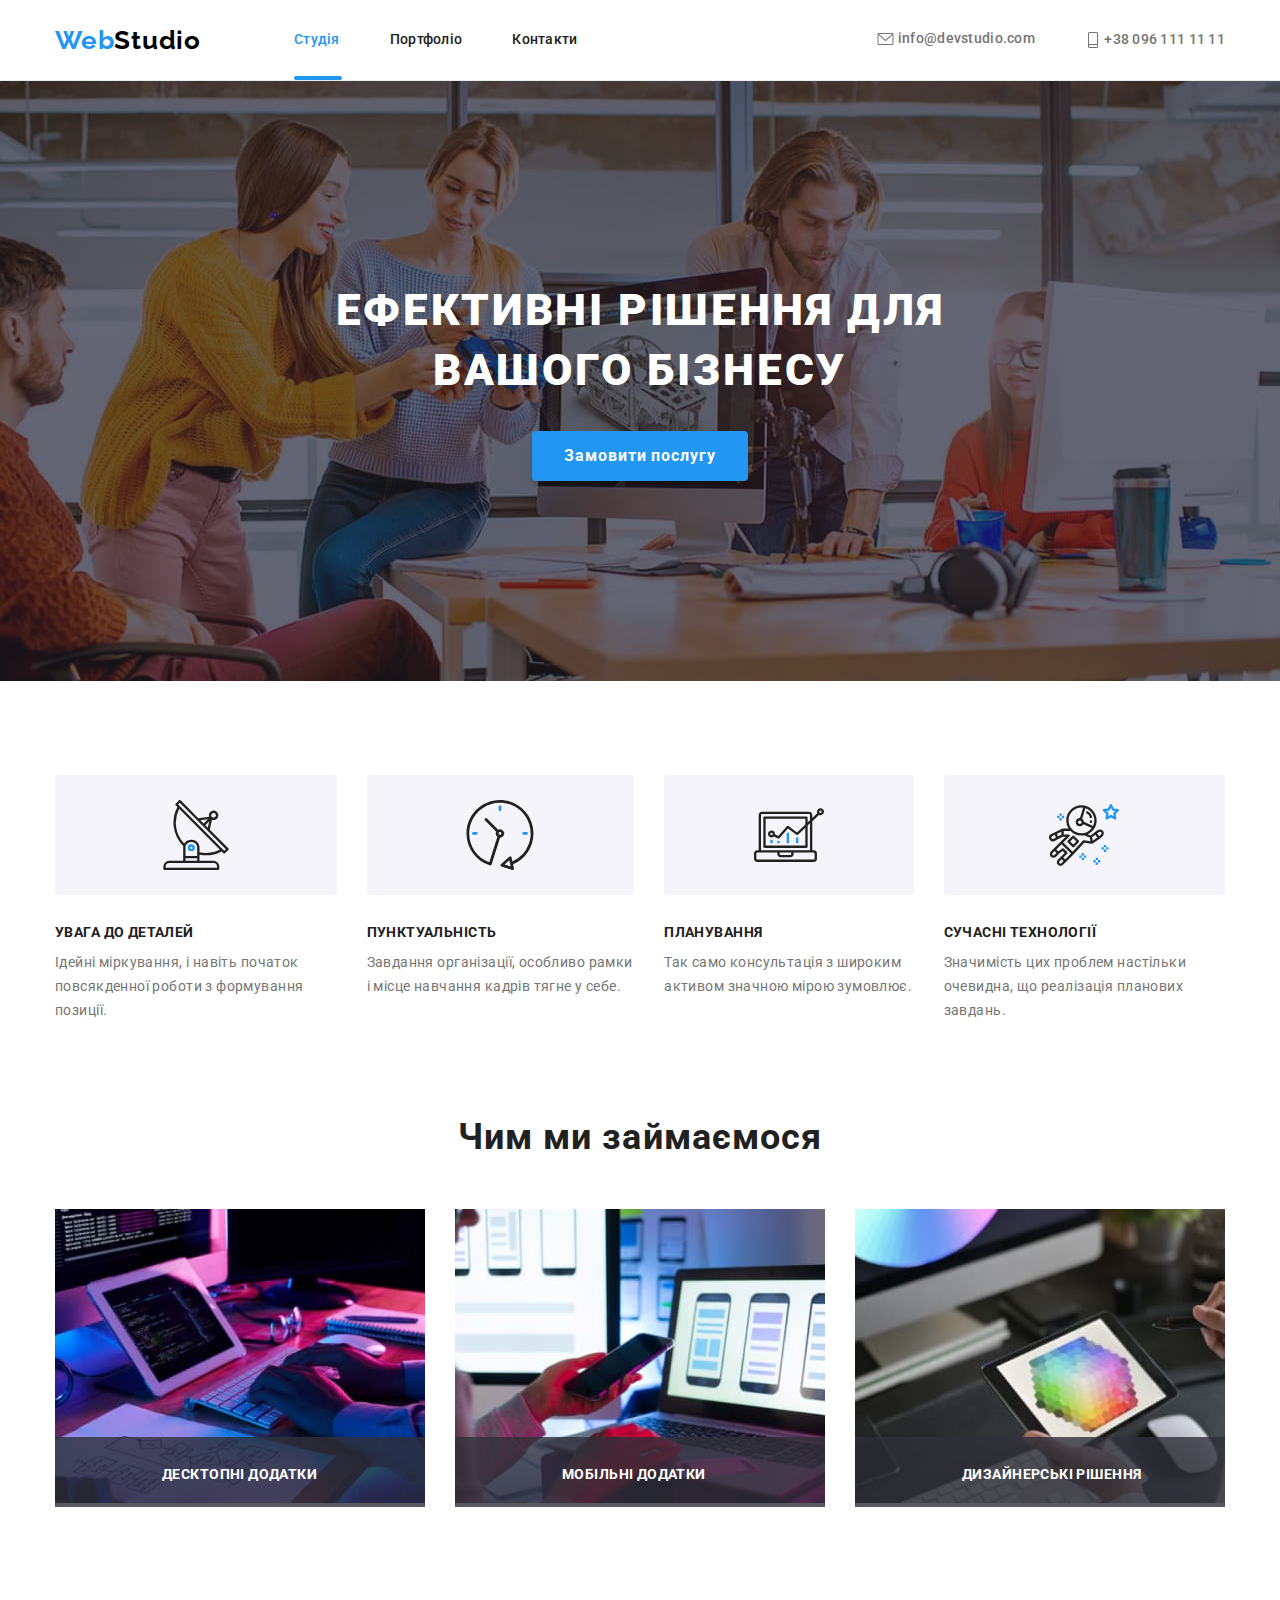
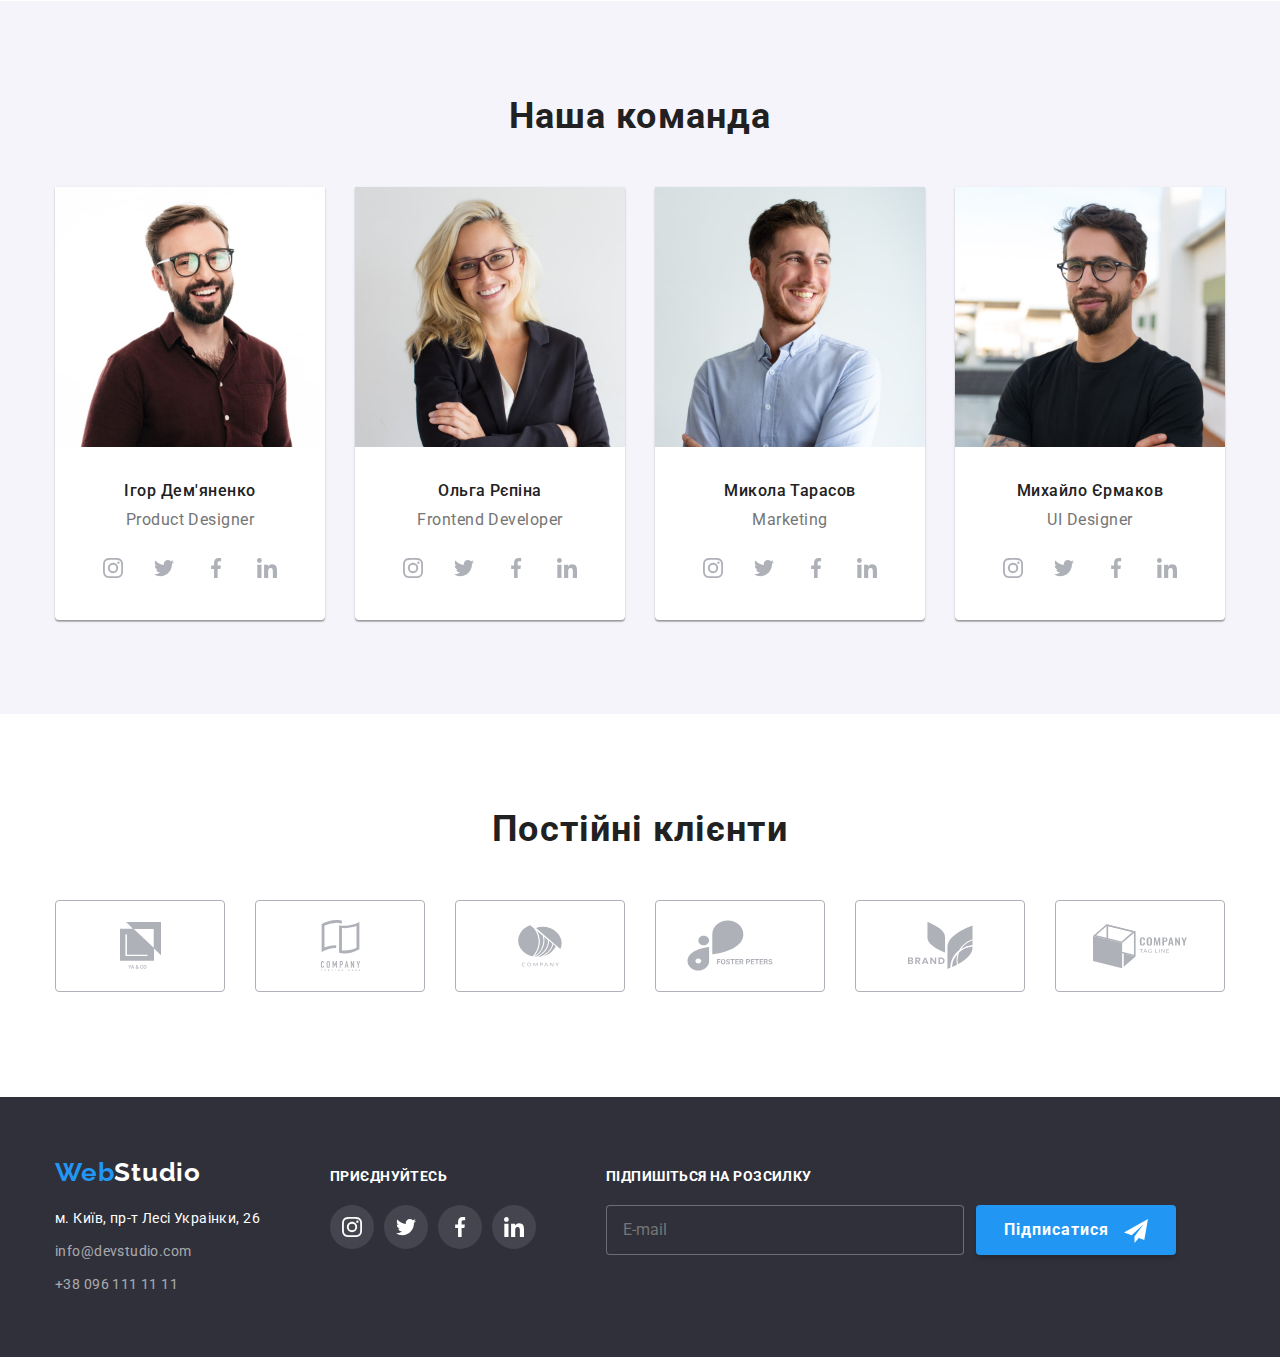
<file: index.html>
<!DOCTYPE html>
<html lang="uk">
<head>
    <meta charset="UTF-8">
    <meta http-equiv="X-UA-Compatible" content="IE=edge">
    <meta name="viewport" content="width=device-width, initial-scale=1.0">
    <link rel="preconnect" href="https://fonts.googleapis.com">
    <link rel="preconnect" href="https://fonts.gstatic.com" crossorigin>
    <link href="https://fonts.googleapis.com/css2?family=Raleway:wght@700&family=Roboto:wght@400;500;700;900&display=swap" rel="stylesheet">
    <title>Web Studio</title>
    <link rel="stylesheet" href="https://cdnjs.cloudflare.com/ajax/libs/modern-normalize/1.1.0/modern-normalize.min.css">
    <link rel="stylesheet" href="./css/styles.css" />
</head>
<body>
    <!-- header -->
    <header class="top">
        <div class="container top-flex">
            <nav class="top-flex">
                <a class="link web-studio-header" href="./index.html"><span class="web-color">Web</span>Studio</a>
                <ul class="site-nav list">
                    <li class="item navigation"><a class="link top-link current" href="./index.html">Студія</a></li>
                    <li class="item navigation"><a class="link top-link" href="./portfolio.html">Портфоліо</a></li>
                    <li class="item navigation"><a class="link top-link" href="#">Контакти</a></li>
                </ul>
            </nav>
            <ul class="list auth-nav">
                <li class="item">
                    <a class="link telephone-mail" href="mailto:info@devstudio.com">
                        <svg width="19" height="16" class="icon-header">
                            <use href="./images/icons.svg#icon-envelope"></use>
                        </svg> info@devstudio.com
                    </a>
                </li>
                <li class="item number">
                    <a class="link telephone-mail" href="tel:+380961111111">
                        <svg width="16" height="22" class="icon-header">
                            <use href="./images/icons.svg#icon-smartphone"></use>
                        </svg> +38 096 111 11 11
                    </a>
                </li>
            </ul>
        </div>        
    </header>
    <!-- main content -->
    <main>
        <!-- section 1 -->
        <section class="section-first overlay">
            <div class="container">
                <h1 class="hero-title">Ефективні рішення для вашого бізнесу</h1>
                <button class="main-btn hero-btn" type="button" data-modal-open>Замовити послугу</button>
            </div>
        </section>
        <!-- section 2 -->
        <section class="section no-padding">
            <div class="container">
                <h2 class="visually-hidden">Особливості</h2>
                <ul class="list flex text">
                    <li class="item gap-text">
                        <div class="list-item"> 
                            <svg width="70" height="70">
                                <use href="./images/icons.svg#icon-antenna"></use>
                            </svg>
                        </div>
                        <h3 class="title-section zero">УВАГА ДО ДЕТАЛЕЙ</h3>
                        <p class="text-section zero">Ідейні міркування, і навіть початок повсякденної роботи з формування позиції.</p>
                    </li>
                    <li class="item gap-text">
                        <div class="list-item">
                            <svg width="70" height="70">
                                <use href="./images/icons.svg#icon-clock"></use>
                            </svg>
                        </div>
                        <h3 class="title-section zero">ПУНКТУАЛЬНІСТЬ</h3>
                        <p class="text-section zero">Завдання організації, особливо рамки і місце навчання кадрів тягне у себе.</p>
                    </li>
                    <li class="item gap-text">
                        <div class="list-item">
                            <svg width="70" height="70">
                                <use href="./images/icons.svg#icon-diagram"></use>
                            </svg>
                        </div>
                        <h3 class="title-section zero">ПЛАНУВАННЯ</h3>
                        <p class="text-section zero">Так само консультація з широким активом значною мірою зумовлює.</p>
                    </li>
                    <li class="item gap-text">
                        <div class="list-item">
                            <svg width="70" height="70">
                                <use href="./images/icons.svg#icon-astronaut"></use>
                            </svg>
                        </div>
                        <h3 class="title-section zero">СУЧАСНІ ТЕХНОЛОГІЇ</h3>
                        <p class="text-section zero">Значимість цих проблем настільки очевидна, що реалізація планових завдань.</p>
                    </li>
                </ul>
            </div>
        </section>
        <!-- section 3 -->
        <section class="section">
            <div class="container">
                <h2 class="caption zero">Чим ми займаємося</h2>
                <ul class="list flex images">
                    <li class="item">
                        <div class="box-relative">
                            <img src="./images/box1.jpg"
                                alt="Робочий стіл з комп'ютерним монітором, планшетом та клавіатурою на ньому." width="370" height="294">
                            <p class="box-absolute">Десктопні додатки</p>
                        </div>
                    </li>
                    <li class="item">
                        <div class="box-relative">
                            <img src="./images/box2.jpg"
                                alt="Робочий стіл з ноутбуком. На моніторі ноутбука зображені макети додатків для мобільних телефонів." width="370" height="294">
                            <p class="box-absolute">Мобільні додатки</p>
                        </div>
                    </li>
                    <li class="item">
                        <div class="box-relative">
                            <img src="./images/box3.jpg" alt="Планшет з кольоровою палітрою на екрані." width="370"height="294">
                            <p class="box-absolute">Дизайнерські рішення</p>
                        </div>
                    </li>
                </ul>
            </div>
        </section>
        <!-- section 4 -->
        <section class="section-fourth section">
            <div class="container">
                <h2 class="caption zero">Наша команда</h2>
                <ul class="list flex team">
                    <li class="item card gap-team ">
                        <img src="./images/img.jpg" alt="Темноволосий чоловік в окулярах в чорній сорочці." width="270" height="260">
                        <div class="team-card">
                            <h3 class="subtitle zero">Ігор Дем'яненко</h3>
                            <p class="text-card zero">Product Designer</p>
                            <ul class="list team-media">
                                <li class="item-media">
                                    <a class="link-media" href="#">
                                        <svg class="team-icon" width="20" height="20">
                                            <use href="./images/icons.svg#icon-instagram"></use>
                                        </svg>
                                    </a>
                                </li>
                                <li class="item-media">
                                    <a class="link-media" href="#">
                                        <svg class="team-icon" width="20" height="20">
                                            <use href="./images/icons.svg#icon-twitter"></use>
                                        </svg>
                                    </a>
                                </li>
                                <li class="item-media">
                                    <a class="link-media" href="#">
                                        <svg class="team-icon" width="20" height="20">
                                            <use href="./images/icons.svg#icon-facebook"></use>
                                        </svg>
                                    </a>
                                </li>
                                <li class="item-media">
                                    <a class="link-media" href="#">
                                        <svg class="team-icon" width="20" height="20">
                                            <use href="./images/icons.svg#icon-linkedin"></use>
                                        </svg>
                                    </a>
                                </li>
                            </ul>
                        </div>
                    </li>
                    <li class="item card gap-team " >
                        <img src="./images/img1.jpg" alt="Жінка з довгим білявим волоссям в окулярах в чорному піджаку." width="270"
                            height="260">
                        <div class="team-card">
                            <h3 class="subtitle zero">Ольга Рєпіна</h3>
                            <p class="text-card zero">Frontend Developer</p>
                            <ul class="list team-media">
                                <li class="item-media">
                                    <a class="link-media" href="#">
                                        <svg class="team-icon" width="20" height="20">
                                            <use href="./images/icons.svg#icon-instagram"></use>
                                        </svg>
                                    </a>
                                </li>
                                <li class="item-media">
                                    <a class="link-media" href="#">
                                        <svg class="team-icon" width="20" height="20">
                                            <use href="./images/icons.svg#icon-twitter"></use>
                                        </svg>
                                    </a>
                                </li>
                                <li class="item-media">
                                    <a class="link-media" href="#">
                                        <svg class="team-icon" width="20" height="20">
                                            <use href="./images/icons.svg#icon-facebook"></use>
                                        </svg>
                                    </a>
                                </li>
                                <li class="item-media">
                                    <a class="link-media" href="#">
                                        <svg class="team-icon" width="20" height="20">
                                            <use href="./images/icons.svg#icon-linkedin"></use>
                                        </svg>
                                    </a>
                                </li>
                            </ul>
                        </div>
                    </li>
                    <li class="item card gap-team " >
                        <img src="./images/img2.jpg" alt="Темноволосий чоловік в білій сорочці" width="270" height="260">
                        <div class="team-card">
                            <h3 class="subtitle zero">Микола Тарасов</h3>
                            <p class="text-card zero">Marketing</p>
                            <ul class="list team-media">
                                <li class="item-media">
                                    <a class="link-media" href="#">
                                        <svg class="team-icon" width="20" height="20">
                                            <use href="./images/icons.svg#icon-instagram"></use>
                                        </svg>
                                    </a>
                                </li>
                                <li class="item-media">
                                    <a class="link-media" href="#">
                                        <svg class="team-icon" width="20" height="20">
                                            <use href="./images/icons.svg#icon-twitter"></use>
                                        </svg>
                                    </a>
                                </li>
                                <li class="item-media">
                                    <a class="link-media" href="#">
                                        <svg class="team-icon" width="20" height="20">
                                            <use href="./images/icons.svg#icon-facebook"></use>
                                        </svg>
                                    </a>
                                </li>
                                <li class="item-media">
                                    <a class="link-media" href="#">
                                        <svg class="team-icon" width="20" height="20">
                                            <use href="./images/icons.svg#icon-linkedin"></use>
                                        </svg>
                                    </a>
                                </li>
                            </ul>
                        </div>
                    </li>
                    <li class="item card gap-team " >
                        <img src="./images/img3.jpg" alt="Темноволосий чоловік в окулярах в чорній футболці." width="270" height="260">
                        <div class="team-card">
                            <h3 class="subtitle zero">Михайло Єрмаков</h3>
                            <p class="text-card zero">UI Designer</p>
                            <ul class="list team-media">
                                <li class="item-media">
                                    <a class="link-media" href="#">
                                        <svg class="team-icon" width="20" height="20">
                                            <use href="./images/icons.svg#icon-instagram"></use>
                                        </svg>
                                    </a>
                                </li>
                                <li class="item-media">
                                    <a class="link-media" href="#">
                                        <svg class="team-icon" width="20" height="20">
                                            <use href="./images/icons.svg#icon-twitter"></use>
                                        </svg>
                                    </a>
                                </li>
                                <li class="item-media">
                                    <a class="link-media" href="#">
                                        <svg class="team-icon" width="20" height="20">
                                            <use href="./images/icons.svg#icon-facebook"></use>
                                        </svg>
                                    </a>
                                </li>
                                <li class="item-media">
                                    <a class="link-media" href="#">
                                        <svg class="team-icon" width="20" height="20">
                                            <use href="./images/icons.svg#icon-linkedin"></use>
                                        </svg>
                                    </a>
                                </li>
                            </ul>
                        </div>
                    </li>
                </ul>
            </div>
        </section>
        <!-- section 5 -->
        <section class="section">
            <div class="container">
                <h2 class="caption zero">Постійні клієнти</h2>
                <ul class="list clients">
                    <li class="item">
                        <a class="link-clients" href="#">
                            <svg class="team-icon" width="47" height="53">
                                <use href="./images/icons.svg#icon-client-one"></use>
                            </svg>
                        </a>
                    </li>
                    <li class="item">
                        <a class="link-clients" href="#">
                            <svg class="team-icon" width="51" height="63">
                                <use href="./images/icons.svg#icon-client-two"></use>
                            </svg>
                        </a>
                    </li>
                    <li class="item">
                        <a class="link-clients" href="#">
                            <svg class="team-icon" width="48" height="45">
                                <use href="./images/icons.svg#icon-client-three"></use>
                            </svg>
                        </a>
                    </li>
                    <li class="item">
                        <a class="link-clients" href="#">
                            <svg class="team-icon" width="148" height="105">
                                <use href="./images/icons.svg#icon-client-four"></use>
                            </svg>
                        </a>
                    </li>
                    <li class="item">
                        <a class="link-clients" href="#">
                            <svg class="team-icon" width="83" height="65">
                                <use href="./images/icons.svg#icon-client-five"></use>
                            </svg>
                        </a>
                    </li>
                    <li class="item">
                        <a class="link-clients" href="#">
                            <svg class="team-icon" width="144" height="94">
                                <use href="./images/icons.svg#icon-client-six"></use>
                            </svg>
                        </a>
                    </li>
                </ul>
            </div>
        </section>
    </main>
    <!-- footer -->
    <footer class="bottom">
        <div class="container container-footer">
            <div class="bottom-contacts">
                <a class="link web-studio-footer" href="./index.html"> <span class="web-color">Web</span>Studio</a>
                <address class="contacts-info">
                    <ul class="list">
                        <li class="item"><a class="link location" href="https://goo.gl/maps/CPtrU1FHBa2aNyZL9" target="_blank"
                                rel="noopener noreferrer nofollow">м. Київ, пр-т Лесі Украінки, 26</a></li>
                        <li class="item"><a class="link contacts" href="mailto:info@devstudio.com">info@devstudio.com</a></li>
                        <li class="item"><a class="link contacts" href="tel:+380961111111">+38 096 111 11 11</a></li>
                    </ul>
                </address>
            </div>
            <div class="bottom-contacts">
                <b class="join">Приєднуйтесь</b>
                <ul class="list footer-media">
                    <li class="footer-item-media">
                        <a class="footer-link-media" href="#">
                            <svg class="team-icon" width="20" height="20">
                                <use href="./images/icons.svg#icon-instagram"></use>
                            </svg>
                        </a>
                    </li>
                    <li class="footer-item-media">
                        <a class="footer-link-media" href="#">
                            <svg class="team-icon" width="20" height="20">
                                <use href="./images/icons.svg#icon-twitter"></use>
                            </svg>
                        </a>
                    </li>
                    <li class="footer-item-media">
                        <a class="footer-link-media" href="#">
                            <svg class="team-icon" width="20" height="20">
                                <use href="./images/icons.svg#icon-facebook"></use>
                            </svg>
                        </a>
                    </li>
                    <li class="footer-item-media">
                        <a class="footer-link-media" href="#">
                            <svg class="team-icon" width="20" height="20">
                                <use href="./images/icons.svg#icon-linkedin"></use>
                            </svg>
                        </a>
                    </li>
                </ul>
            </div>
            <div>
                <b class="join">Підпишіться на розсилку</b>
                <form class="footer-form">
                    <label for="e-mail" class="visually-hidden">Пошта</label>
                    <input type="email" name="e-mail" id="e-mail" placeholder="E-mail">
                    <button type="submit" class="button-footer-form">Підписатися
                        <svg width="24" height="24" class="send-svg">
                            <use href="./images/icons.svg#icon-send"></use>
                        </svg>
                    </button>
                </form> 
            </div>   
        </div>
    </footer>
    <div class="backdrop is-hidden"  data-modal>
        <div class="modal">
            <button type="button" class="modal-btn" data-modal-close>
                <svg class="modal-close" width="30" height="30">
                    <use href="./images/icons.svg#icon-close"></use>
                </svg>
            </button>
            <b class="modal-header">Залиште свої дані, ми вам передзвонимо</b>
            <form class="modal-form">
                <div class="name-field">
                    <label for="modal-name">Ім'я</label>
                    <input type="text" name="modal-name" id="modal-name">
                </div>
                <div class="phone-field">
                    <label for="modal-phone">Телефон</label>
                    <input type="tel" name="modal-phone" id="modal-phone">
                </div>
                <div class="mail-field">
                    <label for="modal-mail">Пошта</label>
                    <input type="email" name="modal-mail" id="modal-mail">
                </div>
                <div class="text-field">
                    <label for="modal-text">Коментар</label>
                    <textarea name="modal-text" id="modal-text" placeholder="Введіть текст"></textarea>
                </div>
                <div class="agreement-field">
                    <input type="checkbox" name="agreement" value="agreement" id="agreement">
                    <label for="agreement">Погоджуюся з розсилкою та приймаю Умови договору</label>
                </div>
                <button type="submit" class="button-modal-form">Відправити
                </button>
            </form>  
        </div>
    </div>
    <script src="./js/modal.js"></script>
</body>
</html>
</file>
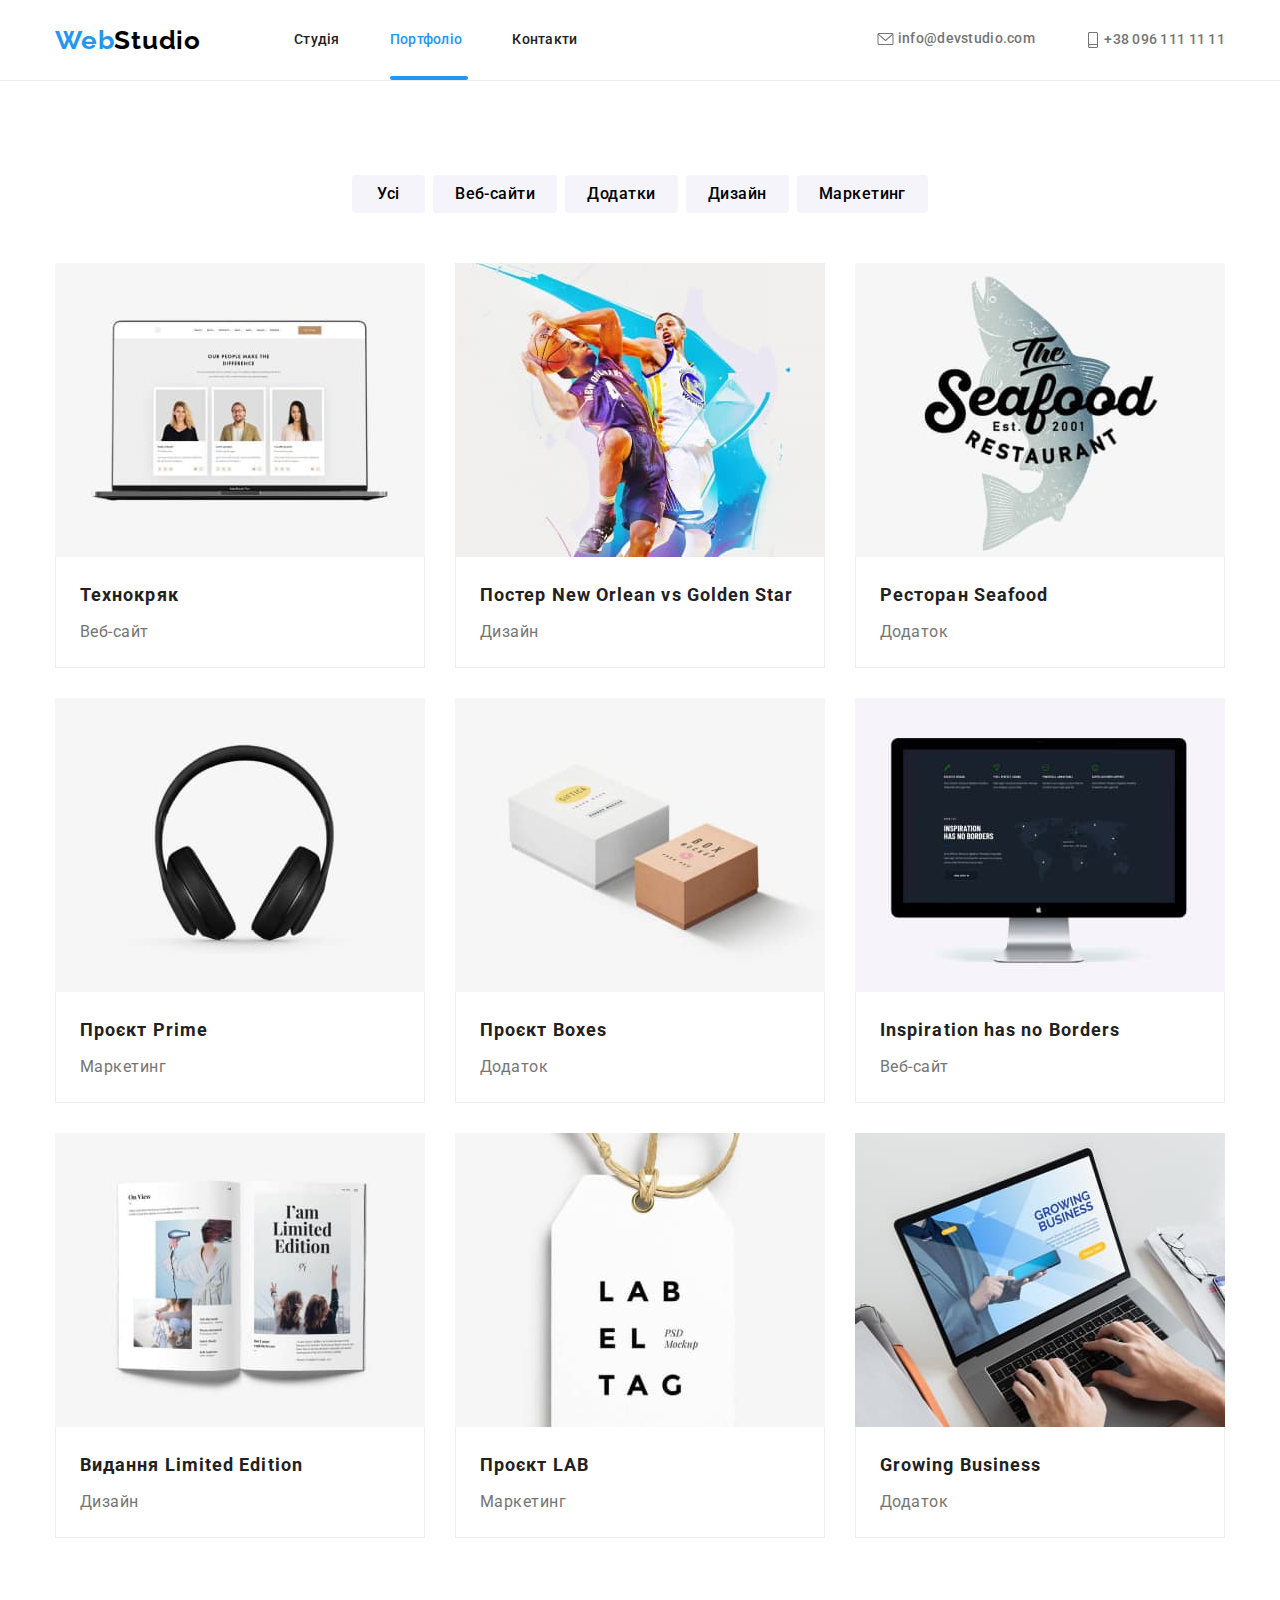
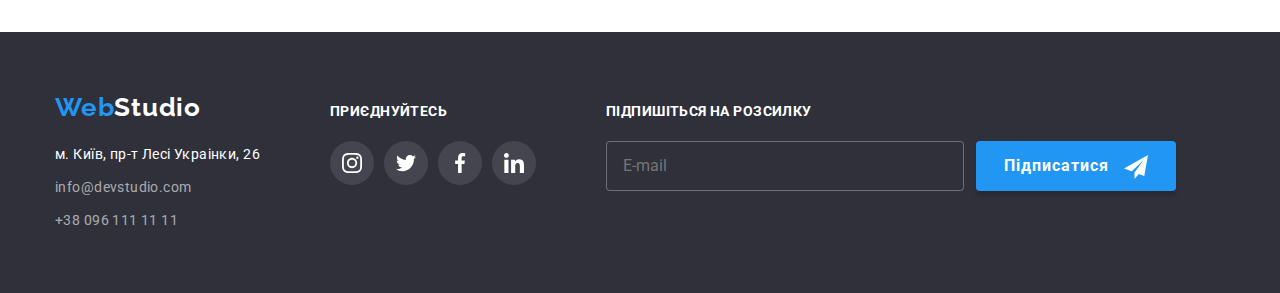
<file: portfolio.html>
<!DOCTYPE html>
<html lang="uk">
<head>
    <meta charset="UTF-8">
    <meta http-equiv="X-UA-Compatible" content="IE=edge">
    <meta name="viewport" content="width=device-width, initial-scale=1.0">
    <link rel="preconnect" href="https://fonts.googleapis.com">
    <link rel="preconnect" href="https://fonts.gstatic.com" crossorigin>
    <link href="https://fonts.googleapis.com/css2?family=Raleway:wght@700&family=Roboto:wght@400;500;700;900&display=swap" rel="stylesheet">
    <title>Portfolio</title>
    <link rel="stylesheet" href="https://cdnjs.cloudflare.com/ajax/libs/modern-normalize/1.1.0/modern-normalize.min.css">
    <link rel="stylesheet" href="./css/styles.css" />
</head>
<body>
    <!-- header -->
    <header class="top">
        <div class="container top-flex">
            <nav class="top-flex">
                <a class="link web-studio-header" href="./index.html"><span class="web-color">Web</span>Studio</a>
                <ul class="site-nav list">
                    <li class="item navigation"><a class="link top-link" href="./index.html">Студія</a></li>
                    <li class="item navigation"><a class="link top-link current-portfolio" href="./portfolio.html">Портфоліо</a></li>
                    <li class="item navigation"><a class="link top-link" href="#">Контакти</a></li>
                </ul>
            </nav>
            <ul class="list auth-nav">
                <li class="item">
                    <a class="link telephone-mail" href="mailto:info@devstudio.com">
                        <svg width="19" height="16" class="icon-header">
                            <use href="./images/icons.svg#icon-envelope"></use>
                        </svg> info@devstudio.com
                    </a>
                </li>
                <li class="item number">
                    <a class="link telephone-mail" href="tel:+380961111111">
                        <svg width="16" height="22" class="icon-header">
                            <use href="./images/icons.svg#icon-smartphone"></use>
                        </svg> +38 096 111 11 11
                    </a>
                </li>
            </ul>
        </div>
    </header>
    <!-- main content -->
    <main>
        <!-- section -->
        <section class="section">
            <div class="container">
                <h1 class="visually-hidden">Портфоліо</h1>
                <ul class="list portfolio-nav">
                    <li class="item"><button class="main-btn portfolio-btn" type="button">Усі</button></li>
                    <li class="item"><button class="main-btn portfolio-btn" type="button">Веб-сайти</button></li>
                    <li class="item"><button class="main-btn portfolio-btn" type="button">Додатки</button></li>
                    <li class="item"><button class="main-btn portfolio-btn" type="button">Дизайн</button></li>
                    <li class="item"><button class="main-btn portfolio-btn" type="button">Маркетинг</button></li>
                </ul>
                <ul class="list flex-portfolio">
                    <li class="item flex-element animation">
                        <div class="thumb">
                            <img src="./images/web-techno.jpg" alt="Фотографії людей на екрані ноутбука." width="370" height="294" class="pixel">
                            <p class="about">Ресурс пропонує комплексні пропозиції з різним рівнем функціоналу та сервісів. Все це дозволить
                            відвідувачу отримати вичерпні відомості про компанію чи приватну особу.</p>
                        </div>
                            <div class="border">
                                <h2 class="subtitle-portfolio zero">Технокряк</h2>
                                <p class="text-portfolio zero">Веб-сайт</p>
                            </div>                      
                    </li>
                    <li class="item flex-element animation">
                        <div class="thumb">
                            <img src="./images/new-orlean.jpg" alt="Двоє баскетболістів грають з м'ячем." width="370" height="294" class="pixel">
                            <p class="about">Ресурс пропонує комплексні пропозиції з різним рівнем функціоналу та сервісів. Все це дозволить
                                відвідувачу отримати вичерпні відомості про компанію чи приватну особу.</p>
                        </div>
                        <div class="border">
                            <h2 class="subtitle-portfolio zero">Постер New Orlean vs Golden Star</h2>
                            <p class="text-portfolio zero">Дизайн</p>
                        </div>
                    </li>
                    <li class="item flex-element animation">
                        <div class="thumb">
                            <img src="./images/seafood.jpg" alt="Логотип ресторану морепродуктів." width="370" height="294" class="pixel">
                            <p class="about">Ресурс пропонує комплексні пропозиції з різним рівнем функціоналу та сервісів. Все це дозволить
                            відвідувачу отримати вичерпні відомості про компанію чи приватну особу.</p>
                        </div>
                        <div class="border">
                            <h2 class="subtitle-portfolio zero">Ресторан Seafood</h2>
                            <p class="text-portfolio zero">Додаток</p>
                        </div>
                    </li>
                    <li class="item flex-element animation">
                        <div class="thumb">
                            <img src="./images/prime.jpg" alt="Чорні навушники." width="370" height="294" class="pixel">
                            <p class="about">Ресурс пропонує комплексні пропозиції з різним рівнем функціоналу та сервісів. Все це дозволить
                                відвідувачу отримати вичерпні відомості про компанію чи приватну особу.</p>
                        </div>
                        <div class="border">
                            <h2 class="subtitle-portfolio zero">Проєкт Prime</h2>
                            <p class="text-portfolio zero">Маркетинг</p>
                        </div>
                    </li>
                    <li class="item flex-element animation">
                        <div class="thumb">
                            <img src="./images/boxes.jpg" alt="Дві коробки. Біла та коричнева." width="370" height="294" class="pixel">
                            <p class="about">Ресурс пропонує комплексні пропозиції з різним рівнем функціоналу та сервісів. Все це дозволить відвідувачу отримати вичерпні відомості про компанію чи приватну особу.</p>
                        </div>
                        <div class="border">
                            <h2 class="subtitle-portfolio zero">Проєкт Boxes</h2>
                            <p class="text-portfolio zero">Додаток</p>
                        </div>
                    </li>
                    <li class="item flex-element animation">
                        <div class="thumb">
                            <img src="./images/web-inspiration.jpg" alt="Комп'ютерний монітор." width="370" height="294" class="pixel">
                            <p class="about">Ресурс пропонує комплексні пропозиції з різним рівнем функціоналу та сервісів. Все це дозволить
                                відвідувачу отримати вичерпні відомості про компанію чи приватну особу.</p>
                        </div>
                        <div class="border">
                            <h2 class="subtitle-portfolio zero">Inspiration has no Borders</h2>
                            <p class="text-portfolio zero">Веб-сайт</p>
                        </div>
                    </li>
                    <li class="item flex-element animation">
                        <div class="thumb">
                            <img src="./images/limited-edition.jpg" alt="Розворот журналу." width="370" height="294" class="pixel">
                            <p class="about">Ресурс пропонує комплексні пропозиції з різним рівнем функціоналу та сервісів. Все це дозволить
                                відвідувачу отримати вичерпні відомості про компанію чи приватну особу.</p>
                        </div>
                        <div class="border">
                            <h2 class="subtitle-portfolio zero">Видання Limited Edition</h2>
                            <p class="text-portfolio zero">Дизайн</p>
                        </div>
                    </li>
                    <li class="item flex-element animation">
                        <div class="thumb">
                            <img src="./images/lab.jpg" alt="Біла бірка для одягу." width="370" height="294" class="pixel">
                            <p class="about">Ресурс пропонує комплексні пропозиції з різним рівнем функціоналу та сервісів. Все це дозволить відвідувачу отримати вичерпні відомості про компанію чи приватну особу.</p>
                        </div>
                        <div class="border">
                            <h2 class="subtitle-portfolio zero">Проєкт LAB</h2>
                            <p class="text-portfolio zero">Маркетинг</p>
                        </div>
                    </li>
                    <li class="item flex-element animation">
                        <div class="thumb">
                            <img src="./images/growing-business.jpg" alt="Сірий ноутбук." width="370" height="294" class="pixel">
                            <p class="about">Ресурс пропонує комплексні пропозиції з різним рівнем функціоналу та сервісів. Все це дозволить
                                відвідувачу отримати вичерпні відомості про компанію чи приватну особу.</p>
                        </div>
                        <div class="border">
                            <h2 class="subtitle-portfolio zero">Growing Business</h2>
                            <p class="text-portfolio zero">Додаток</p>
                        </div>
                    </li>
                </ul>
            </div>
        </section>
    </main>
    <!-- footer -->
    <footer class="bottom">
        <div class="container container-footer">
            <div class="bottom-contacts">
                <a class="link web-studio-footer" href="./index.html"> <span class="web-color">Web</span>Studio</a>
                <address class="contacts-info">
                    <ul class="list">
                        <li class="item"><a class="link location" href="https://goo.gl/maps/CPtrU1FHBa2aNyZL9"
                                target="_blank" rel="noopener noreferrer nofollow">м. Київ, пр-т Лесі Украінки, 26</a></li>
                        <li class="item"><a class="link contacts" href="mailto:info@devstudio.com">info@devstudio.com</a>
                        </li>
                        <li class="item"><a class="link contacts" href="tel:+380961111111">+38 096 111 11 11</a></li>
                    </ul>
                </address>
            </div>
            <div class="bottom-contacts">
                <b class="join">Приєднуйтесь</b>
                <ul class="list footer-media">
                    <li class="footer-item-media">
                        <a class="footer-link-media" href="#">
                            <svg class="team-icon" width="20" height="20">
                                <use href="./images/icons.svg#icon-instagram"></use>
                            </svg>
                        </a>
                    </li>
                    <li class="footer-item-media">
                        <a class="footer-link-media" href="#">
                            <svg class="team-icon" width="20" height="20">
                                <use href="./images/icons.svg#icon-twitter"></use>
                            </svg>
                        </a>
                    </li>
                    <li class="footer-item-media">
                        <a class="footer-link-media" href="#">
                            <svg class="team-icon" width="20" height="20">
                                <use href="./images/icons.svg#icon-facebook"></use>
                            </svg>
                        </a>
                    </li>
                    <li class="footer-item-media">
                        <a class="footer-link-media" href="#">
                            <svg class="team-icon" width="20" height="20">
                                <use href="./images/icons.svg#icon-linkedin"></use>
                            </svg>
                        </a>
                    </li>
                </ul>
            </div>
            <div>
                <b class="join">Підпишіться на розсилку</b>
                <form class="footer-form">
                    <label for="e-mail" class="visually-hidden">Пошта</label>
                    <input type="email" name="e-mail" id="e-mail" placeholder="E-mail">
                    <button type="submit" class="button-footer-form">Підписатися
                        <svg width="24" height="24" class="send-svg">
                            <use href="./images/icons.svg#icon-send"></use>
                        </svg>
                    </button>
                </form>
            </div>
        </div>
    </footer>
</body>
</html>
</file>
<file: css/styles.css>
/*----body--------------------------------------------*/

:root {
    --main-text-color: #212121;
    --web-text-color: #000000;
    --secondary-web-text-color: #2196F3;
    --third-web-text-color: #FFFFFF;
    --contacts: #757575;
    --background-dark: #2F303A;
    --background-rgba: rgba(255, 255, 255, 0.6);
    --background-section-fourth: #F5F4FA; 
    --button-rgba: rgba(0, 0, 0, 0.15);
    --button-rgba-second: rgba(0, 0, 0, 0.1);
    --button-rgba-third: rgba(0, 0, 0, 0.08);
    --button-rgba-fourth:rgba(0, 0, 0, 0.12);
    --button-active: #188CE8;
    --header-border: #ECECEC;
    --border: #EEEEEE;
    --media-color: #AFB1B8;
    --footer-media-color: rgba(255, 255, 255, 0.1); 
    --overlay-color: rgba(33, 150, 243, 0.9);
    --overlay-color-secondary: rgba(47, 48, 58, 0.8);
    --modal-color: rgba(0, 0, 0, 0.2);
    --form-footer-color: rgba(255, 255, 255, 0.3);
    --form-button-color: rgba(0, 0, 0, 0.15);
    --textarea-color: rgba(117, 117, 117, 0.5);
}

body {
    font-family: 'Roboto', sans-serif;
    background-color: var(--third-web-text-color);
    color: var(--main-text-color);
}

.container {
    width: 1200px;
    padding-left: 15px;
    padding-right: 15px;
    margin: 0 auto;
}

.visually-hidden {
    position: absolute;
    width: 1px;
    height: 1px;
    margin: -1px;
    border: 0;
    padding: 0;
    white-space: nowrap;
    clip-path: inset(100%);
    clip: rect(0 0 0 0);
    overflow: hidden;
}

.item {
    list-style-type: none;
}

.link {
    text-decoration: none;
}

.list, .zero {
    padding: 0;
    margin: 0;
}

/*----header------------------------------------*/

.top {
    background-color: var(--third-web-text-color);
    border-bottom: 1px solid var(--header-border);
}

.top-flex {
    display: flex;
    align-items: center;
}

.web-studio-header {
    font-family: 'Raleway', sans-serif;
    font-weight: 700;
    font-size: 26px;
    line-height: 1.19;
    letter-spacing: 0.03em;
    color: var(--web-text-color);
}

.web-color {
    color: var(--secondary-web-text-color);
}

.site-nav {
    display: flex;
    margin-left: 93px;
    gap: 50px;   
}

.site-nav .link {
    display: block;
    padding-top: 32px;
    padding-bottom: 32px;
}


.site-nav .item .top-link {
    color: var(--main-text-color);
    transition-property: color;
    transition-duration: 250ms;
    transition-timing-function: cubic-bezier(0.4, 0, 0.2, 1);
}

.site-nav .item .link.current {
    
    color: var(--secondary-web-text-color);
}

.site-nav .item .link.current-portfolio {

    color: var(--secondary-web-text-color);
}

.current::before {
    display: inline-block;
    position: absolute;
    content: '';
    background-color: var(--secondary-web-text-color);
    width: 48px;
    height: 4px;
    bottom: 0;
    left: 0;
    border-radius: 2px;
}

.current-portfolio::before {
    display: inline-block;
    position: absolute;
    content: '';
    background-color: var(--secondary-web-text-color);
    width: 78px;
    height: 4px;
    bottom: 0;
    left: 0;
    border-radius: 2px;
}

.navigation {
    position: relative;
    font-weight: 500;
    font-size: 14px;
    line-height: 1.14;
    letter-spacing: 0.02em;
    color: var(--main-text-color);
    width: calc((100%-100px)/3);
}

.site-nav .item .top-link:hover, .site-nav .item .top-link:focus {
    color: var(--secondary-web-text-color);
}


.auth-nav {
    display: flex;
    margin-left: auto; 
}

.auth-nav .item + .item {
    margin-left: 50px;
}

.telephone-mail {
    font-weight: 500;
    font-size: 14px;
    line-height: 1.14;
    letter-spacing: 0.02em;
    color: var(--contacts);
    vertical-align: middle;
    padding-top: 32px;
    padding-bottom: 32px;
    transition-property: color;
    transition-duration: 250ms;
    transition-timing-function: cubic-bezier(0.4, 0, 0.2, 1);
}

.telephone-mail:hover, .telephone-mail:focus {
    color: var(--secondary-web-text-color);
}

.icon-header {
    vertical-align: middle;
    fill: currentColor;  
}


/*----main content--------------------------------*/

.section-first {
    background-color: var(--background-dark);
    text-align: center;
    padding-top: 200px;
    padding-bottom: 200px;
    
}

.overlay {
    background-image: linear-gradient(
        to right,
        rgba(47, 48, 58, 0.4),
        rgba(47, 48, 58, 0.4)
    ), url(../images/bg.jpg);
    background-repeat: no-repeat;
    background-size: 1600px 600px;
    background-position: center;
}

.flex {
    display: flex;
}

.hero-title {
    font-weight: 900;
    font-size: 44px;
    line-height: 1.36;
    letter-spacing: 0.06em;
    text-transform: uppercase;
    color: var(--third-web-text-color);
    margin-top: 0;
    margin-bottom: 30px;
    max-width: 696px;
    margin-left: auto;
    margin-right: auto;
}

.main-btn {
    display: inline-block;
    font-family: inherit;
    border-radius: 4px;
    cursor: pointer;
    min-width: 73px;
    text-align: center;
    border: none;
}

.hero-btn {     
    font-style: normal;
    font-weight: 700;
    font-size: 16px;
    line-height: 1.88;
    letter-spacing: 0.06em;
    color: var(--third-web-text-color);
    background: var(--secondary-web-text-color);
    box-shadow: 0px 4px 4px var(--button-rgba);
    padding: 10px 32px;
    transition-property: background-color;
    transition-duration: 250ms;
    transition-timing-function: cubic-bezier(0.4, 0, 0.2, 1);
}

.hero-btn:hover, .hero-btn:focus {
    background-color: var(--button-active);
}


.list-item {
    display: flex;
    justify-content: center;
    align-items: center;
    height: 120px;
    margin-bottom: 30px;
    border-radius: 4px;
    background-color: var(--background-section-fourth);
}

.title-section {
    font-weight: 700;
    font-size: 14px;
    line-height: 1.14;
    letter-spacing: 0.03em;
    text-transform: uppercase;
    margin-bottom: 10px;
}

.text-section {
    font-size: 14px;
    line-height: 1.71;
    letter-spacing: 0.03em;
    color: var(--contacts);
}
/* modal-------------------------------- */

.backdrop {
    position: fixed;
    top: 0;
    left: 0;
    width: 100%;
    height: 100%;
    background: var(--modal-color);
    opacity: 1;
    visibility: visible;
    transition: opacity 250ms cubic-bezier(0.4, 0, 0.2, 1), visibility 250ms cubic-bezier(0.4, 0, 0.2, 1);
}

.backdrop.is-hidden {
    opacity: 0;
    pointer-events: none;
    visibility: hidden;
}
.backdrop.is-hidden .modal {
    transform: translate(-50%, -50%) scale(0.9);
} 

.modal {
    position: absolute;
    min-width: 528px;
    min-height: 581px;
    background: var(--third-web-text-color);
    box-shadow: 0px 1px 3px rgba(0, 0, 0, 0.12), 0px 1px 1px rgba(0, 0, 0, 0.14), 0px 2px 1px rgba(0, 0, 0, 0.2);
    border-radius: 4px;
    top: 50%;
    left: 50%;
    transform: translate(-50%, -50%) scale(1);
    transition: transform  250ms cubic-bezier(0.4, 0, 0.2, 1);
    padding: 40px;
    text-align: center;    
}

.modal-btn {
    position: absolute;
    border-radius: 50%;
    border: 1px solid var(--button-rgba-second);
    background-color: var(--third-web-text-color);
    top: 8px;
    right: 8px;
    display: flex;
    align-items: center;
    justify-content: center;
    width: 30px;
    height: 30px;
}

.modal-close {
    fill: currentColor;
}

.modal-form {
    width: 448px;
    text-align: left;
}

.modal-header {
    display: inline-block;
    margin-bottom: 12px;
    font-weight: 700;
    font-size: 20px;
    line-height: 1.15;
    letter-spacing: 0.03em;
    color: var(--main-text-color);
}

.name-field, .phone-field, .mail-field {
    margin-bottom: 10px;
}

.name-field input, .phone-field input, .mail-field input {
    min-width: 448px;
    min-height: 40px;
    border: 1px solid rgba(33, 33, 33, 0.2);
        border-radius: 4px;
}

.name-field label,
.phone-field label,
.mail-field label, .text-field label {
    display: inline-block;
    margin-bottom: 4px;
    font-size: 12px;
    line-height: 1.17;
    letter-spacing: 0.01em;
    color: var(--contacts);
}

.text-field {
    margin-bottom: 20px;
}

.button-modal-form {
    display: block;
    margin-left: auto;
    margin-right: auto;
    margin-top: 30px;
    padding: 10px 52px;
    min-width: 200px;
    min-height: 50px;
    font-family: inherit;
    letter-spacing: 0.06em;
    font-weight: 700;
    font-size: 16px;
    line-height: 1.88;
    color: var(--third-web-text-color);
    border-radius: 4px;
    cursor: pointer;
    text-align: center;
    border: none;
    background: var(--secondary-web-text-color);
    box-shadow: 0px 4px 4px var(--form-button-color);
}

textarea {
    resize: none;
    width: 448px;
    height: 120px;
    border: 1px solid rgba(33, 33, 33, 0.2);
        border-radius: 4px;
    padding: 12px 16px;
    color: var(--textarea-color);
    font-size: 12px;
    line-height: 1.17;
    letter-spacing: 0.01em;
}

.agreement-field {
    text-align: center;
}

.agreement-field label {
font-size: 14px;
line-height: 1.71;
letter-spacing: 0.03em;
color: var(--contacts);
}

/* list item ------------------------------*/

.list.text {
    gap: 30px;
}

.gap-text {
    width: calc((100%-90px)/4);
}

.list.images {
    gap: 30px;
}

.gap-img {
    width: calc((100%-60px)/3);
}

.list.team {
    gap: 30px;
}

.gap-team {
    width: calc((100%-90px)/4);
}

.caption {
    font-weight: 700;
    font-size: 36px;
    line-height: 1.17;
    text-align: center;
    letter-spacing: 0.03em;
    margin-bottom: 50px;
}

.section-fourth {
    background-color: var(--background-section-fourth);
}

.card {
    background-color: var(--third-web-text-color);
    box-shadow: 0px 1px 3px rgba(0, 0, 0, 0.12), 0px 1px 1px rgba(0, 0, 0, 0.14), 0px 2px 1px rgba(0, 0, 0, 0.2);
    border-radius: 0px 0px 4px 4px;
}


.team-card {
    padding-top: 30px;
    padding-bottom: 30px;
    padding-right: 32px;
    padding-left: 32px;
}

.subtitle {
    font-weight: 500;
    font-size: 16px;
    line-height: 1.19;
    text-align: center;
    letter-spacing: 0.03em;
    margin-bottom: 10px;
}

.text-card {
    font-size: 16px;
    line-height: 1.19;
    text-align: center;
    letter-spacing: 0.03em;
    color: var(--contacts);
}

.team-media {
    margin-top: 16px;
    display: flex;
    justify-content: space-around;
}

.item-media {
    list-style-type: none;
    padding: 0;
    margin: 0;
}

.link-media {
    display: inline-flex;
    color: var(--media-color);
    width: 44px;
    height: 44px;
    border-radius: 50%;
    align-items: center;
    justify-content: center;
    border: none;
    transition-property: background-color, color;
    transition-duration: 250ms;
    transition-timing-function: cubic-bezier(0.4, 0, 0.2, 1);
}

.link-media:hover, .link-media:focus {
    background-color: var(--secondary-web-text-color);
    color: var(--third-web-text-color);
}

.team-icon {
    fill: currentColor;
}

.section {
    padding-top: 94px;
    padding-bottom: 94px;
}

.section.no-padding {
    padding-bottom: 0;
}

.clients {
    display: flex;
    justify-content:space-between;
}

.link-clients {
    display: inline-flex;
    color: var(--media-color);
    width: 170px;
    height: 92px;
    border-radius: 4px;
    align-items: center;
    justify-content: center;
    border: 1px solid var(--media-color);
    transition-property: color, border;
    transition-duration: 250ms;
    transition-timing-function: cubic-bezier(0.4, 0, 0.2, 1);
}

.link-clients:hover,
.link-clients:focus {
    color: var(--secondary-web-text-color);
    border: 1px solid var(--secondary-web-text-color);
}

.team-icon {
    fill: currentColor;
}

.box-relative {
    position: relative;
}

.box-relative::before {
    display: inline-block;
    position: absolute;
    content: '';
    background-color: var(--overlay-color-secondary);
    width: 370px;
    height: 70px;
    bottom: 0;
} 

.box-absolute {
    position: absolute;
    top: 251px;
    left: 107px;
    font-weight: 700;
    font-size: 14px;
    line-height: 1.14px;
    text-align: center;
    letter-spacing: 0.03em;
    text-transform: uppercase;
    color: var(--third-web-text-color);
}
/* portfolio------------------------- */

.portfolio-btn {
    font-style: normal;
    font-weight: 500;
    font-size: 16px;
    line-height: 1.63;
    letter-spacing: 0.03em;
    background-color: var(--background-section-fourth);
    padding: 6px 22px;
    transition-property: color, background-color, box-shadow;
    transition-duration: 250ms;
    transition-timing-function: cubic-bezier(0.4, 0, 0.2, 1);

}

.portfolio-btn:hover,
.portfolio-btn:focus {
    color: var(--third-web-text-color);
    background-color: var(--secondary-web-text-color);
    box-shadow: 0px 3px 1px var(--button-rgba-second), 0px 1px 2px var(--button-rgba-third), 0px 2px 2px var(--background-section-fourth);

}

.subtitle-portfolio {
    
    font-weight: 700;
    font-size: 18px;
    line-height: 2; 
    letter-spacing: 0.06em;
}


.text-portfolio {
    margin-top: 4px;
    font-size: 16px;
    line-height: 1.88;
    letter-spacing: 0.03em;
    color: var(--contacts);
}

.portfolio-nav {
    display: flex;
    justify-content: center;
    gap: 8px;
    margin-bottom: 50px;
}

.gap-portfolio-btn {
    width: calc((100%-32)/5);
}

.portfolio-nav .portfolio-btn {
    display: block;
}

.flex-portfolio {
    display: flex;
    flex-wrap: wrap;
    gap: 30px;
}

.flex-element {
    width: calc((100%/180px)/9);
    transition-property: box-shadow;
    transition-duration: 250ms;
    transition-timing-function: cubic-bezier(0.4, 0, 0.2, 1);
}

.flex-element:hover {
    box-shadow: 0px 1px 1px rgba(0, 0, 0, 0.12), 0px 4px 4px rgba(0, 0, 0, 0.06), 1px 4px 6px rgba(0, 0, 0, 0.16);
}

.border {
    padding-top: 20px;
    padding-left: 24px;
    padding-bottom: 20px;
    padding-right: 24px;     
    border-left: 1px solid var(--border);
    border-right: 1px solid var(--border);
    border-bottom: 1px solid var(--border);
}

.pixel {
    display: block;
}
.thumb {
    position: relative;
    overflow: hidden;
}

.thumb::before {
    position: absolute;
    display: inline-block;
    content: '';
    width: 100%;
    height: 100%;
    background-color: var(--overlay-color);
    transform: translateY(100%);
    transition-property: transform;
    transition-duration: 250ms;
    transition-timing-function: cubic-bezier(0.4, 0, 0.2, 1);
}

.animation:hover .thumb::before {
    opacity: 1;
    transform: translateY(0);

    }

.animation:hover .about {

    transform: translate(-50%, -50%);
}

.about {
    position: absolute;
    top: 50%;
    left: 50%;
    transform: translate(-50%, 150%);
    width: 322px;
    height: 168px;
    font-weight: 400;
    font-size: 18px;
    line-height: 1.56;
    letter-spacing: 0.03em;
    color: var(--third-web-text-color);
    transition-property: transform;
    transition-duration: 250ms;
    transition-timing-function: cubic-bezier(0.4, 0, 0.2, 1)
    
}

/*----footer-----------------------------------------------*/

.bottom {
    padding-top: 60px;
    padding-bottom: 60px;
    background-color: var(--background-dark);
}

.container-footer {
    display: flex;
    align-items: baseline;
}

.bottom-contacts {
    margin-right: 70px;
}

.contacts-info {
    font-style: normal;
    margin-top: 20px;
}

.web-studio-footer {  
    font-family: 'Raleway', sans-serif;
    font-weight: 700;
    font-size: 26px;
    line-height: 1.19;
    letter-spacing: 0.03em;
    color: var(--third-web-text-color);
}

.contacts-info .item + .item {
    margin-top: 9px;
}

.location {
    font-size: 14px;
    line-height: 1.71;
    letter-spacing: 0.03em;
    color: var(--third-web-text-color);
}

.contacts {
    font-size: 14px;
    line-height: 1.71;  
    letter-spacing: 0.03em;
    color: var(--background-rgba);
    transition-property: color;
    transition-duration: 250ms;
    transition-timing-function: cubic-bezier(0.4, 0, 0.2, 1);
}

.contacts:hover, .contacts:focus {
    color: var(--secondary-web-text-color);
}

.location:hover, .location:focus {
    color: var(--secondary-web-text-color);
}

.join {
    color: var(--third-web-text-color);
    font-weight: 700;
    font-style: normal;
    font-size: 14px;
    line-height: 16px;
    letter-spacing: 0.03em;
    text-transform: uppercase;
}

.footer-media {
    margin-top: 20px;
    display: flex;
    gap: 10px;
}

.footer-link-media {
    display: inline-flex;
    color: var(--third-web-text-color);
    width: 44px;
    height: 44px;
    border-radius: 50%;
    align-items: center;
    justify-content: center;
    border: none;
    background-color: var(--footer-media-color);
    transition-property: background-color, color;
    transition-duration: 250ms;
    transition-timing-function: cubic-bezier(0.4, 0, 0.2, 1);
}

.footer-link-media:hover,
.footer-link-media:focus {
    background-color: var(--secondary-web-text-color);
    color: var(--third-web-text-color);
}

.footer-item-media {
    width: calc((100%-30px)/4);
    list-style-type: none;
    padding: 0;
    margin: 0;
}

.footer-form {
    margin-top: 20px;
    display: flex;
    justify-content: center;
    align-items: center;
    gap: 12px;
}

.button-footer-form {
    display: inline-block;
    padding: 10px 28px;
    min-width: 200px;
    min-height: 50px;
    font-family: inherit;
    letter-spacing: 0.06em;
    font-weight: 700;
    font-size: 16px;
    line-height: 1.88;
    color: var(--third-web-text-color);
    border-radius: 4px;
    cursor: pointer;
    text-align: center;
    border: none;
    vertical-align: middle;
    background: var(--secondary-web-text-color);
    box-shadow: 0px 4px 4px var(--form-button-color);
}

.send-svg {
    margin-left: 10px;
    fill: currentColor;
    vertical-align: middle;
}

.footer-form input {
    min-width: 358px;
    min-height: 50px;
    border: 1px solid var(--form-footer-color);
    background-color: var(--background-dark);
    border-radius: 4px;
    padding: 15px 16px;
    color: var(--background-rgba);
}
</file>
